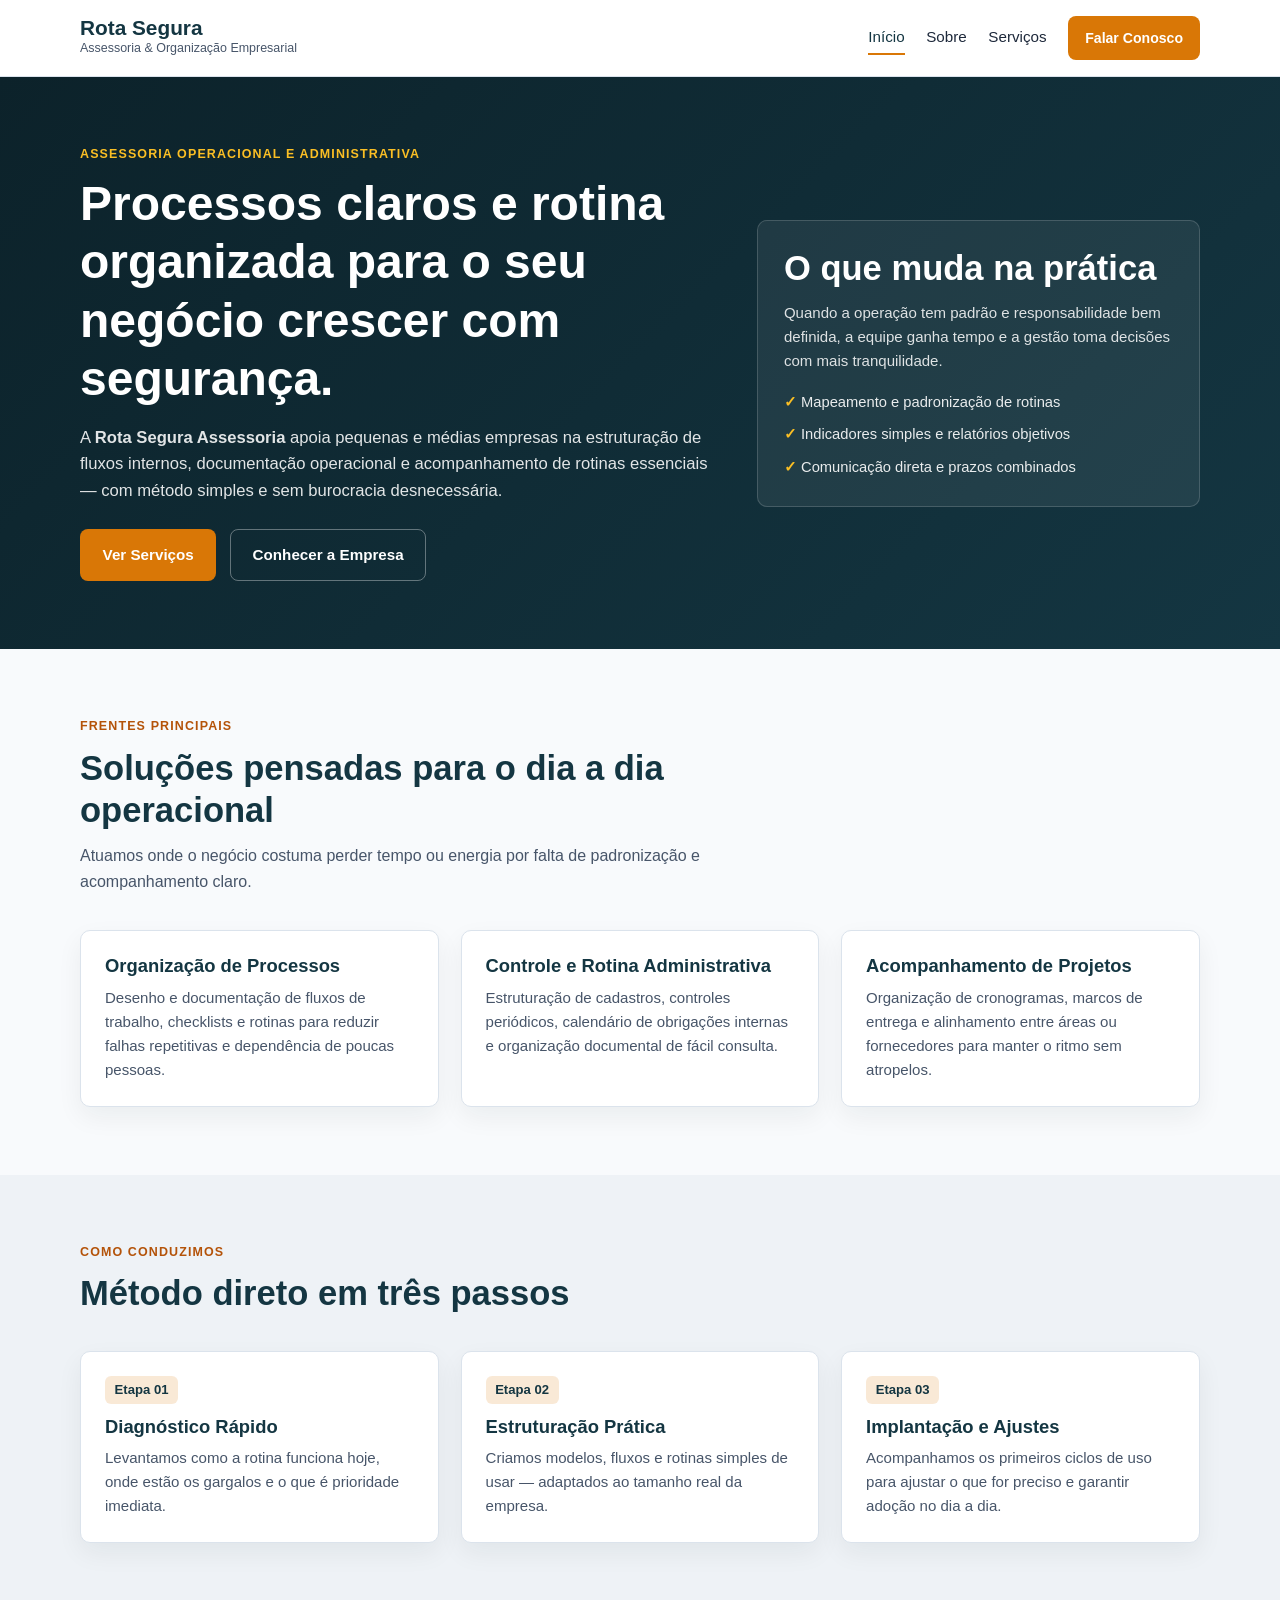
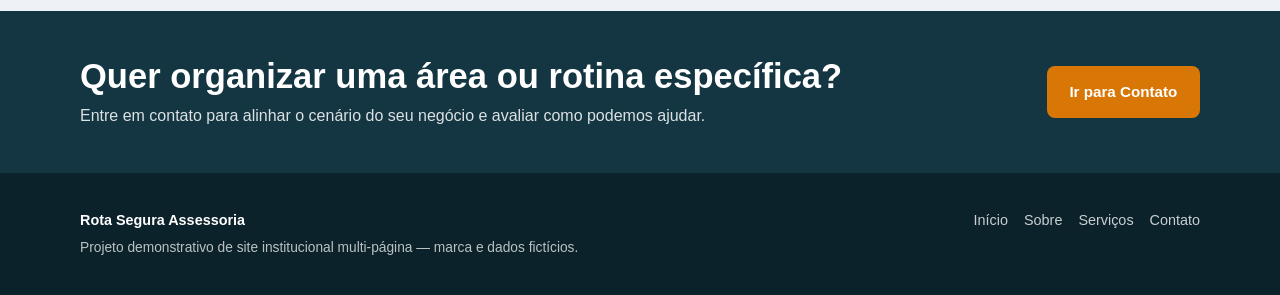
<file: index.html>
<!DOCTYPE html>
<html lang="pt-BR">
<head>
  <meta charset="UTF-8" />
  <meta name="viewport" content="width=device-width, initial-scale=1.0" />
  <title>Rota Segura Assessoria | Organização e Apoio Empresarial</title>
  <meta
    name="description"
    content="Site institucional demonstrativo da Rota Segura Assessoria: organização de processos, rotina administrativa e apoio operacional para empresas e empreendedores."
  />
  <link rel="stylesheet" href="./css/style.css" />
</head>
<body id="topo">
  <header class="site-header">
    <div class="container header-inner">
      <a href="index.html" class="brand" aria-label="Rota Segura Assessoria - Página Inicial">
        <span class="brand-name">Rota Segura</span>
        <span class="brand-sub">Assessoria & Organização Empresarial</span>
      </a>

      <button
        class="nav-toggle"
        type="button"
        aria-label="Abrir menu de navegação"
        aria-expanded="false"
        aria-controls="main-nav"
      >
        <span></span>
        <span></span>
        <span></span>
      </button>

      <nav class="main-nav" id="main-nav" aria-label="Navegação principal">
        <a href="index.html">Início</a>
        <a href="sobre.html">Sobre</a>
        <a href="servicos.html">Serviços</a>
        <a href="contato.html" class="btn btn-sm btn-accent">Falar Conosco</a>
      </nav>
    </div>
  </header>

  <main>
    <section class="hero">
      <div class="container hero-grid">
        <div>
          <p class="eyebrow">Assessoria Operacional e Administrativa</p>
          <h1>Processos claros e rotina organizada para o seu negócio crescer com segurança.</h1>
          <p class="hero-lead">
            A <strong>Rota Segura Assessoria</strong> apoia pequenas e médias empresas na
            estruturação de fluxos internos, documentação operacional e acompanhamento de rotinas
            essenciais — com método simples e sem burocracia desnecessária.
          </p>
          <div class="hero-actions">
            <a href="servicos.html" class="btn btn-accent">Ver Serviços</a>
            <a href="sobre.html" class="btn btn-outline-light">Conhecer a Empresa</a>
          </div>
        </div>

        <aside class="hero-panel" aria-label="Destaques da assessoria">
          <h2>O que muda na prática</h2>
          <p>
            Quando a operação tem padrão e responsabilidade bem definida, a equipe ganha tempo e a
            gestão toma decisões com mais tranquilidade.
          </p>
          <ul class="checklist">
            <li>Mapeamento e padronização de rotinas</li>
            <li>Indicadores simples e relatórios objetivos</li>
            <li>Comunicação direta e prazos combinados</li>
          </ul>
        </aside>
      </div>
    </section>

    <section class="section">
      <div class="container">
        <div class="section-header">
          <p class="eyebrow">Frentes Principais</p>
          <h2>Soluções pensadas para o dia a dia operacional</h2>
          <p>
            Atuamos onde o negócio costuma perder tempo ou energia por falta de padronização e
            acompanhamento claro.
          </p>
        </div>

        <div class="grid-3">
          <article class="card">
            <h3>Organização de Processos</h3>
            <p>
              Desenho e documentação de fluxos de trabalho, checklists e rotinas para reduzir falhas
              repetitivas e dependência de poucas pessoas.
            </p>
          </article>

          <article class="card">
            <h3>Controle e Rotina Administrativa</h3>
            <p>
              Estruturação de cadastros, controles periódicos, calendário de obrigações internas e
              organização documental de fácil consulta.
            </p>
          </article>

          <article class="card">
            <h3>Acompanhamento de Projetos</h3>
            <p>
              Organização de cronogramas, marcos de entrega e alinhamento entre áreas ou
              fornecedores para manter o ritmo sem atropelos.
            </p>
          </article>
        </div>
      </div>
    </section>

    <section class="section section-alt">
      <div class="container">
        <div class="section-header">
          <p class="eyebrow">Como Conduzimos</p>
          <h2>Método direto em três passos</h2>
        </div>

        <div class="grid-3">
          <article class="card">
            <span class="step-badge">Etapa 01</span>
            <h3>Diagnóstico Rápido</h3>
            <p>
              Levantamos como a rotina funciona hoje, onde estão os gargalos e o que é prioridade
              imediata.
            </p>
          </article>

          <article class="card">
            <span class="step-badge">Etapa 02</span>
            <h3>Estruturação Prática</h3>
            <p>
              Criamos modelos, fluxos e rotinas simples de usar — adaptados ao tamanho real da
              empresa.
            </p>
          </article>

          <article class="card">
            <span class="step-badge">Etapa 03</span>
            <h3>Implantação e Ajustes</h3>
            <p>
              Acompanhamos os primeiros ciclos de uso para ajustar o que for preciso e garantir
              adoção no dia a dia.
            </p>
          </article>
        </div>
      </div>
    </section>

    <section class="cta-strip">
      <div class="container cta-strip-inner">
        <div>
          <h2>Quer organizar uma área ou rotina específica?</h2>
          <p>Entre em contato para alinhar o cenário do seu negócio e avaliar como podemos ajudar.</p>
        </div>
        <a href="contato.html" class="btn btn-accent">Ir para Contato</a>
      </div>
    </section>
  </main>

  <footer class="site-footer">
    <div class="container footer-grid">
      <div>
        <strong>Rota Segura Assessoria</strong>
        <p>Projeto demonstrativo de site institucional multi-página — marca e dados fictícios.</p>
      </div>
      <nav class="footer-links" aria-label="Links do rodapé">
        <a href="index.html">Início</a>
        <a href="sobre.html">Sobre</a>
        <a href="servicos.html">Serviços</a>
        <a href="contato.html">Contato</a>
      </nav>
    </div>
  </footer>

  <a href="#topo" class="back-to-top-float" id="back-to-top-float" aria-label="Voltar ao topo">
    ↑ Topo
  </a>

  <script src="./js/script.js"></script>
</body>
</html>
</file>
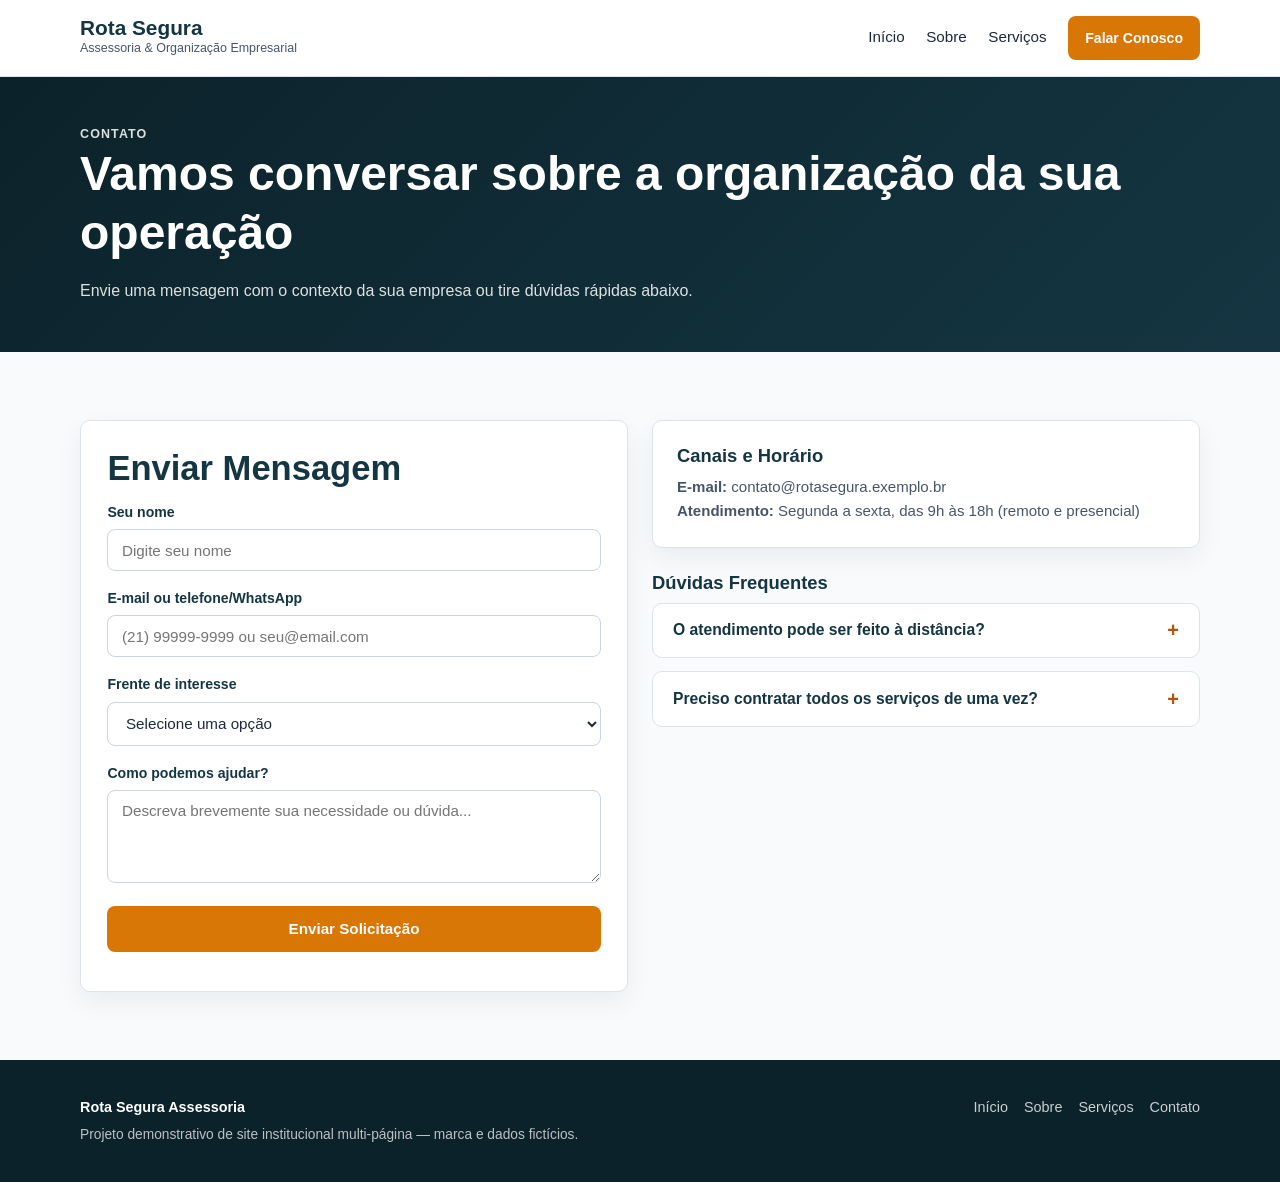
<file: contato.html>
<!DOCTYPE html>
<html lang="pt-BR">
<head>
  <meta charset="UTF-8" />
  <meta name="viewport" content="width=device-width, initial-scale=1.0" />
  <title>Contato | Rota Segura Assessoria</title>
  <meta
    name="description"
    content="Entre em contato com a Rota Segura Assessoria ou tire dúvidas frequentes sobre o atendimento."
  />
  <link rel="stylesheet" href="./css/style.css" />
</head>
<body id="topo">
  <header class="site-header">
    <div class="container header-inner">
      <a href="index.html" class="brand" aria-label="Rota Segura Assessoria - Página Inicial">
        <span class="brand-name">Rota Segura</span>
        <span class="brand-sub">Assessoria & Organização Empresarial</span>
      </a>

      <button
        class="nav-toggle"
        type="button"
        aria-label="Abrir menu de navegação"
        aria-expanded="false"
        aria-controls="main-nav"
      >
        <span></span>
        <span></span>
        <span></span>
      </button>

      <nav class="main-nav" id="main-nav" aria-label="Navegação principal">
        <a href="index.html">Início</a>
        <a href="sobre.html">Sobre</a>
        <a href="servicos.html">Serviços</a>
        <a href="contato.html" class="btn btn-sm btn-accent">Falar Conosco</a>
      </nav>
    </div>
  </header>

  <main>
    <section class="page-banner">
      <div class="container">
        <p class="eyebrow">Contato</p>
        <h1>Vamos conversar sobre a organização da sua operação</h1>
        <p>
          Envie uma mensagem com o contexto da sua empresa ou tire dúvidas rápidas abaixo.
        </p>
      </div>
    </section>

    <section class="section">
      <div class="container grid-2">
        <form class="form-box" id="contact-form" novalidate>
          <h2>Enviar Mensagem</h2>

          <div class="form-group">
            <label for="nome">Seu nome</label>
            <input id="nome" name="nome" type="text" placeholder="Digite seu nome" required />
          </div>

          <div class="form-group">
            <label for="retorno">E-mail ou telefone/WhatsApp</label>
            <input
              id="retorno"
              name="retorno"
              type="text"
              placeholder="(21) 99999-9999 ou seu@email.com"
              required
            />
          </div>

          <div class="form-group">
            <label for="servico">Frente de interesse</label>
            <select id="servico" name="servico">
              <option value="">Selecione uma opção</option>
              <option value="Processos">Mapeamento e Padronização de Processos</option>
              <option value="Administrativo">Organização Administrativa e Documental</option>
              <option value="Rotina">Gestão de Rotina e Entregas</option>
              <option value="Outro">Outro alinhamento</option>
            </select>
          </div>

          <div class="form-group">
            <label for="mensagem">Como podemos ajudar?</label>
            <textarea
              id="mensagem"
              name="mensagem"
              rows="4"
              placeholder="Descreva brevemente sua necessidade ou dúvida..."
              required
            ></textarea>
          </div>

          <button type="submit" class="btn btn-accent btn-block">Enviar Solicitação</button>
          <p class="form-feedback" id="form-feedback" role="status" aria-live="polite"></p>
        </form>

        <div>
          <div class="card" style="margin-bottom: 1.5rem;">
            <h3>Canais e Horário</h3>
            <p><strong>E-mail:</strong> contato@rotasegura.exemplo.br</p>
            <p><strong>Atendimento:</strong> Segunda a sexta, das 9h às 18h (remoto e presencial)</p>
          </div>

          <h3>Dúvidas Frequentes</h3>
          <div class="faq-list">
            <div class="faq-item">
              <button class="faq-question" type="button" aria-expanded="false">
                <span>O atendimento pode ser feito à distância?</span>
                <span class="faq-icon" aria-hidden="true">+</span>
              </button>
              <div class="faq-answer">
                <p>
                  Sim. Realizamos reuniões e alinhamentos online com facilidade, mantendo
                  acompanhamento claro por mensagens e documentos compartilhados.
                </p>
              </div>
            </div>

            <div class="faq-item">
              <button class="faq-question" type="button" aria-expanded="false">
                <span>Preciso contratar todos os serviços de uma vez?</span>
                <span class="faq-icon" aria-hidden="true">+</span>
              </button>
              <div class="faq-answer">
                <p>
                  Não. Podemos começar por uma frente específica ou por um diagnóstico inicial para
                  definir prioridades por etapas.
                </p>
              </div>
            </div>
          </div>
        </div>
      </div>
    </section>
  </main>

  <footer class="site-footer">
    <div class="container footer-grid">
      <div>
        <strong>Rota Segura Assessoria</strong>
        <p>Projeto demonstrativo de site institucional multi-página — marca e dados fictícios.</p>
      </div>
      <nav class="footer-links" aria-label="Links do rodapé">
        <a href="index.html">Início</a>
        <a href="sobre.html">Sobre</a>
        <a href="servicos.html">Serviços</a>
        <a href="contato.html">Contato</a>
      </nav>
    </div>
  </footer>

  <a href="#topo" class="back-to-top-float" id="back-to-top-float" aria-label="Voltar ao topo">
    ↑ Topo
  </a>

  <script src="js/script.js"></script>
</body>
</html>
</file>
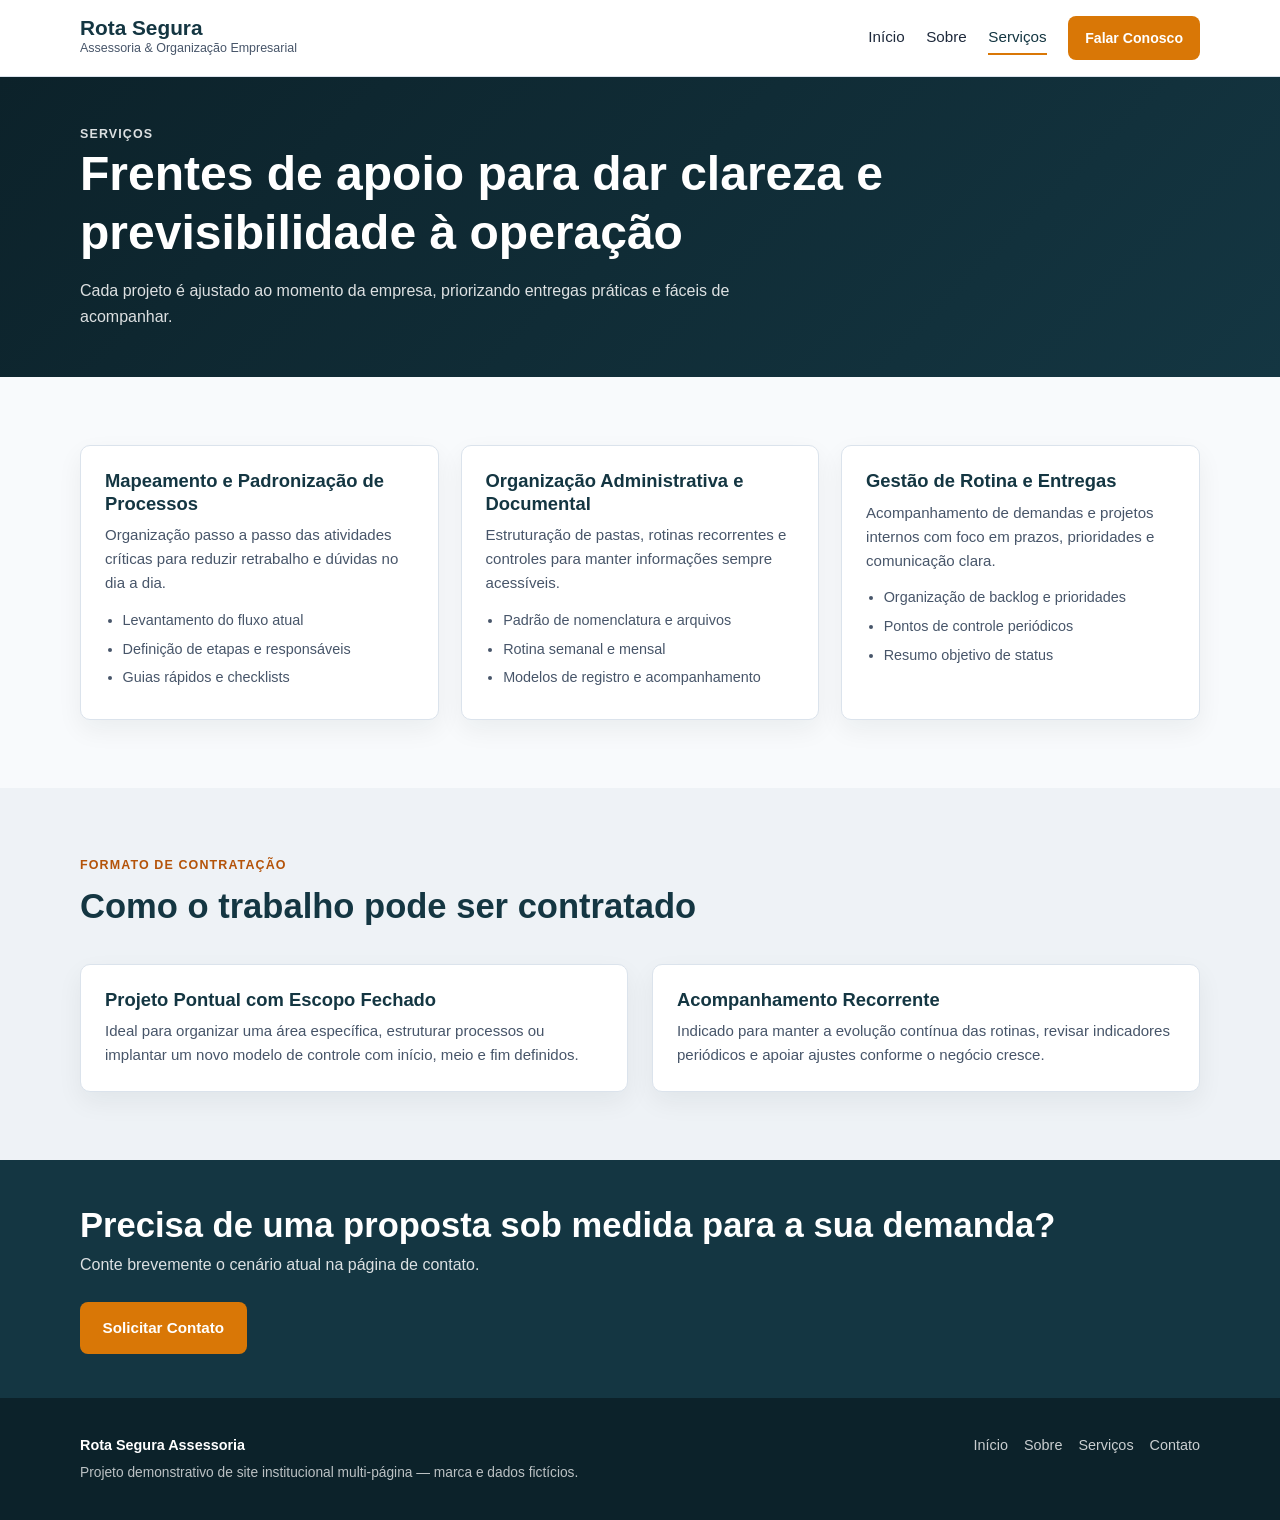
<file: servicos.html>
<!DOCTYPE html>
<html lang="pt-BR">
<head>
  <meta charset="UTF-8" />
  <meta name="viewport" content="width=device-width, initial-scale=1.0" />
  <title>Serviços | Rota Segura Assessoria</title>
  <meta
    name="description"
    content="Detalhamento dos serviços de organização de processos, rotina administrativa e acompanhamento de projetos."
  />
  <link rel="stylesheet" href="./css/style.css" />
</head>
<body id="topo">
  <header class="site-header">
    <div class="container header-inner">
      <a href="index.html" class="brand" aria-label="Rota Segura Assessoria - Página Inicial">
        <span class="brand-name">Rota Segura</span>
        <span class="brand-sub">Assessoria & Organização Empresarial</span>
      </a>

      <button
        class="nav-toggle"
        type="button"
        aria-label="Abrir menu de navegação"
        aria-expanded="false"
        aria-controls="main-nav"
      >
        <span></span>
        <span></span>
        <span></span>
      </button>

      <nav class="main-nav" id="main-nav" aria-label="Navegação principal">
        <a href="index.html">Início</a>
        <a href="sobre.html">Sobre</a>
        <a href="servicos.html">Serviços</a>
        <a href="contato.html" class="btn btn-sm btn-accent">Falar Conosco</a>
      </nav>
    </div>
  </header>

  <main>
    <section class="page-banner">
      <div class="container">
        <p class="eyebrow">Serviços</p>
        <h1>Frentes de apoio para dar clareza e previsibilidade à operação</h1>
        <p>
          Cada projeto é ajustado ao momento da empresa, priorizando entregas práticas e fáceis de
          acompanhar.
        </p>
      </div>
    </section>

    <section class="section">
      <div class="container grid-3">
        <article class="card">
          <h3>Mapeamento e Padronização de Processos</h3>
          <p>
            Organização passo a passo das atividades críticas para reduzir retrabalho e dúvidas no
            dia a dia.
          </p>
          <ul class="card-list">
            <li>Levantamento do fluxo atual</li>
            <li>Definição de etapas e responsáveis</li>
            <li>Guias rápidos e checklists</li>
          </ul>
        </article>

        <article class="card">
          <h3>Organização Administrativa e Documental</h3>
          <p>
            Estruturação de pastas, rotinas recorrentes e controles para manter informações sempre
            acessíveis.
          </p>
          <ul class="card-list">
            <li>Padrão de nomenclatura e arquivos</li>
            <li>Rotina semanal e mensal</li>
            <li>Modelos de registro e acompanhamento</li>
          </ul>
        </article>

        <article class="card">
          <h3>Gestão de Rotina e Entregas</h3>
          <p>
            Acompanhamento de demandas e projetos internos com foco em prazos, prioridades e
            comunicação clara.
          </p>
          <ul class="card-list">
            <li>Organização de backlog e prioridades</li>
            <li>Pontos de controle periódicos</li>
            <li>Resumo objetivo de status</li>
          </ul>
        </article>
      </div>
    </section>

    <section class="section section-alt">
      <div class="container">
        <div class="section-header">
          <p class="eyebrow">Formato de Contratação</p>
          <h2>Como o trabalho pode ser contratado</h2>
        </div>

        <div class="grid-2">
          <article class="card">
            <h3>Projeto Pontual com Escopo Fechado</h3>
            <p>
              Ideal para organizar uma área específica, estruturar processos ou implantar um novo
              modelo de controle com início, meio e fim definidos.
            </p>
          </article>

          <article class="card">
            <h3>Acompanhamento Recorrente</h3>
            <p>
              Indicado para manter a evolução contínua das rotinas, revisar indicadores periódicos e
              apoiar ajustes conforme o negócio cresce.
            </p>
          </article>
        </div>
      </div>
    </section>

    <section class="cta-strip">
      <div class="container cta-strip-inner">
        <div>
          <h2>Precisa de uma proposta sob medida para a sua demanda?</h2>
          <p>Conte brevemente o cenário atual na página de contato.</p>
        </div>
        <a href="contato.html" class="btn btn-accent">Solicitar Contato</a>
      </div>
    </section>
  </main>

  <footer class="site-footer">
    <div class="container footer-grid">
      <div>
        <strong>Rota Segura Assessoria</strong>
        <p>Projeto demonstrativo de site institucional multi-página — marca e dados fictícios.</p>
      </div>
      <nav class="footer-links" aria-label="Links do rodapé">
        <a href="index.html">Início</a>
        <a href="sobre.html">Sobre</a>
        <a href="servicos.html">Serviços</a>
        <a href="contato.html">Contato</a>
      </nav>
    </div>
  </footer>

  <a href="#topo" class="back-to-top-float" id="back-to-top-float" aria-label="Voltar ao topo">
    ↑ Topo
  </a>

  <script src="js/script.js"></script>
</body>
</html>
</file>
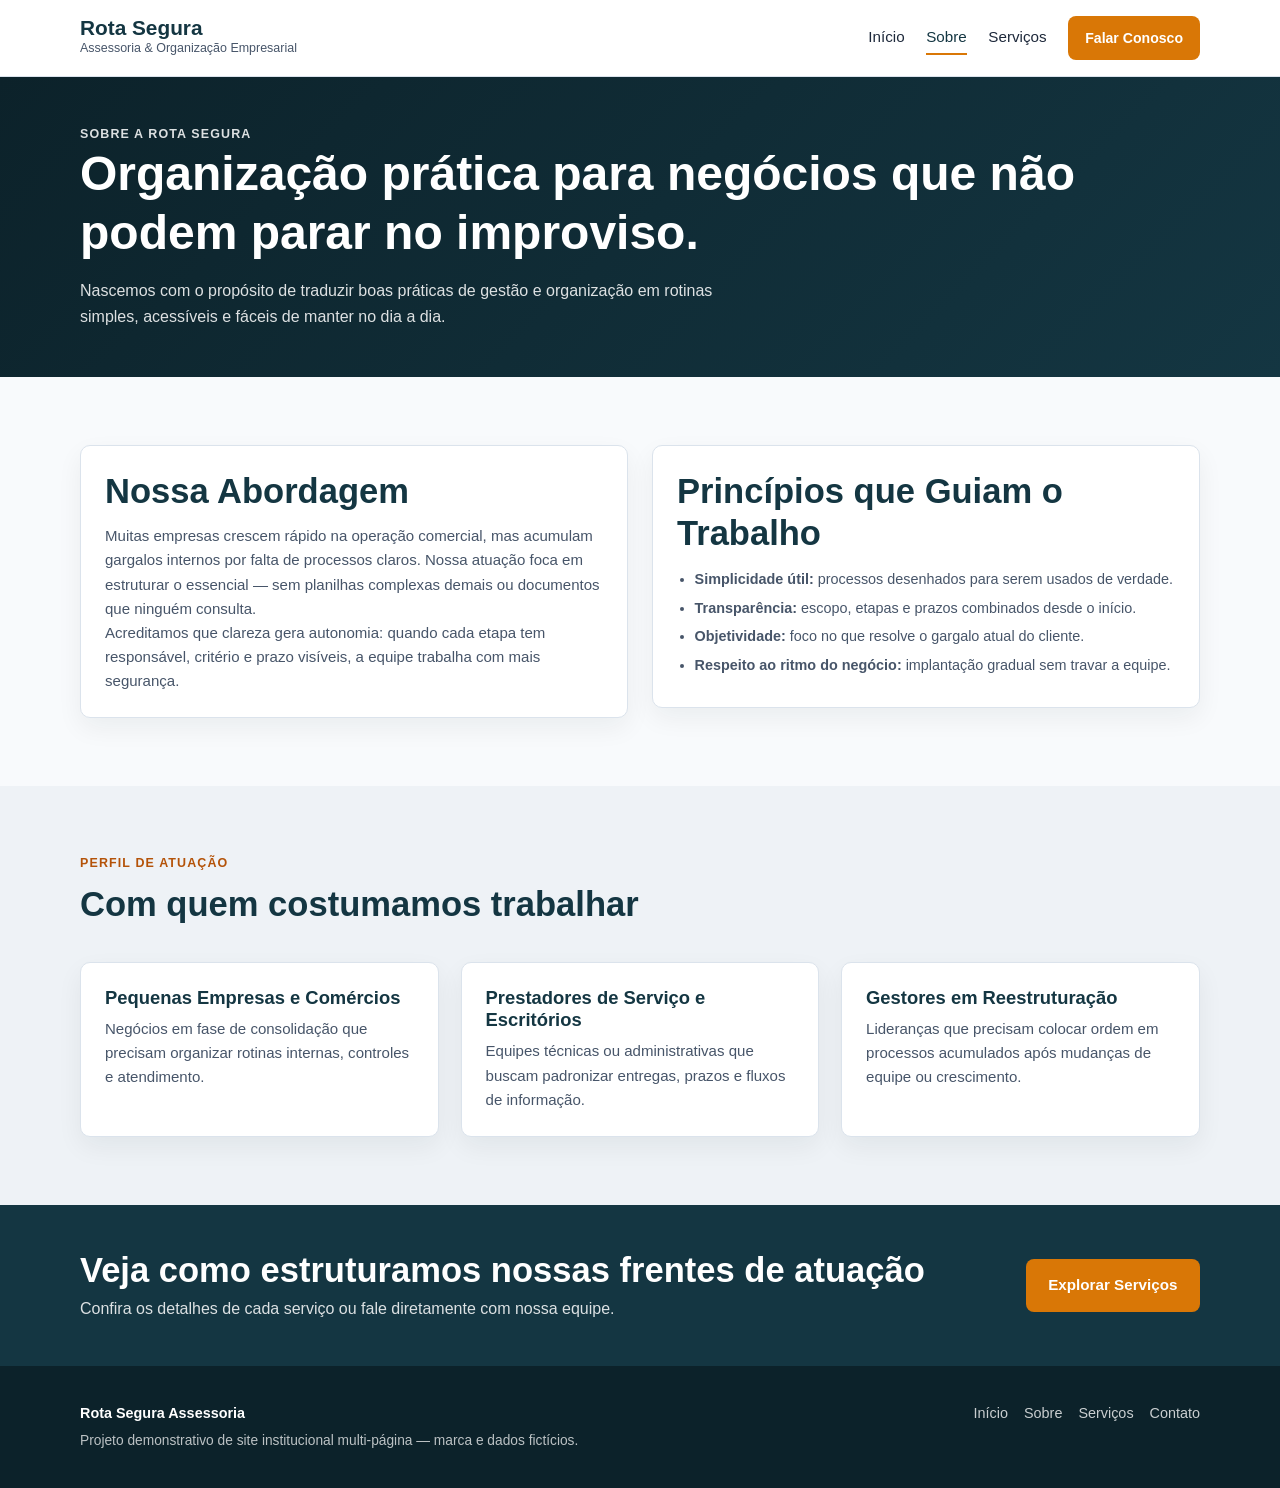
<file: sobre.html>
<!DOCTYPE html>
<html lang="pt-BR">
<head>
  <meta charset="UTF-8" />
  <meta name="viewport" content="width=device-width, initial-scale=1.0" />
  <title>Sobre | Rota Segura Assessoria</title>
  <meta
    name="description"
    content="Conheça a história, os princípios e a forma de trabalho da Rota Segura Assessoria."
  />
  <link rel="stylesheet" href="./css/style.css" />
</head>
<body id="topo">
  <header class="site-header">
    <div class="container header-inner">
      <a href="index.html" class="brand" aria-label="Rota Segura Assessoria - Página Inicial">
        <span class="brand-name">Rota Segura</span>
        <span class="brand-sub">Assessoria & Organização Empresarial</span>
      </a>

      <button
        class="nav-toggle"
        type="button"
        aria-label="Abrir menu de navegação"
        aria-expanded="false"
        aria-controls="main-nav"
      >
        <span></span>
        <span></span>
        <span></span>
      </button>

      <nav class="main-nav" id="main-nav" aria-label="Navegação principal">
        <a href="index.html">Início</a>
        <a href="sobre.html">Sobre</a>
        <a href="servicos.html">Serviços</a>
        <a href="contato.html" class="btn btn-sm btn-accent">Falar Conosco</a>
      </nav>
    </div>
  </header>

  <main>
    <section class="page-banner">
      <div class="container">
        <p class="eyebrow">Sobre a Rota Segura</p>
        <h1>Organização prática para negócios que não podem parar no improviso.</h1>
        <p>
          Nascemos com o propósito de traduzir boas práticas de gestão e organização em rotinas
          simples, acessíveis e fáceis de manter no dia a dia.
        </p>
      </div>
    </section>

    <section class="section">
      <div class="container grid-2">
        <article class="card">
          <h2>Nossa Abordagem</h2>
          <p>
            Muitas empresas crescem rápido na operação comercial, mas acumulam gargalos internos
            por falta de processos claros. Nossa atuação foca em estruturar o essencial — sem
            planilhas complexas demais ou documentos que ninguém consulta.
          </p>
          <p>
            Acreditamos que clareza gera autonomia: quando cada etapa tem responsável, critério e
            prazo visíveis, a equipe trabalha com mais segurança.
          </p>
        </article>

        <article class="card">
          <h2>Princípios que Guiam o Trabalho</h2>
          <ul class="card-list">
            <li><strong>Simplicidade útil:</strong> processos desenhados para serem usados de verdade.</li>
            <li><strong>Transparência:</strong> escopo, etapas e prazos combinados desde o início.</li>
            <li><strong>Objetividade:</strong> foco no que resolve o gargalo atual do cliente.</li>
            <li><strong>Respeito ao ritmo do negócio:</strong> implantação gradual sem travar a equipe.</li>
          </ul>
        </article>
      </div>
    </section>

    <section class="section section-alt">
      <div class="container">
        <div class="section-header">
          <p class="eyebrow">Perfil de Atuação</p>
          <h2>Com quem costumamos trabalhar</h2>
        </div>

        <div class="grid-3">
          <article class="card">
            <h3>Pequenas Empresas e Comércios</h3>
            <p>
              Negócios em fase de consolidação que precisam organizar rotinas internas, controles e
              atendimento.
            </p>
          </article>

          <article class="card">
            <h3>Prestadores de Serviço e Escritórios</h3>
            <p>
              Equipes técnicas ou administrativas que buscam padronizar entregas, prazos e fluxos de
              informação.
            </p>
          </article>

          <article class="card">
            <h3>Gestores em Reestruturação</h3>
            <p>
              Lideranças que precisam colocar ordem em processos acumulados após mudanças de equipe
              ou crescimento.
            </p>
          </article>
        </div>
      </div>
    </section>

    <section class="cta-strip">
      <div class="container cta-strip-inner">
        <div>
          <h2>Veja como estruturamos nossas frentes de atuação</h2>
          <p>Confira os detalhes de cada serviço ou fale diretamente com nossa equipe.</p>
        </div>
        <a href="servicos.html" class="btn btn-accent">Explorar Serviços</a>
      </div>
    </section>
  </main>

  <footer class="site-footer">
    <div class="container footer-grid">
      <div>
        <strong>Rota Segura Assessoria</strong>
        <p>Projeto demonstrativo de site institucional multi-página — marca e dados fictícios.</p>
      </div>
      <nav class="footer-links" aria-label="Links do rodapé">
        <a href="index.html">Início</a>
        <a href="sobre.html">Sobre</a>
        <a href="servicos.html">Serviços</a>
        <a href="contato.html">Contato</a>
      </nav>
    </div>
  </footer>

  <a href="#topo" class="back-to-top-float" id="back-to-top-float" aria-label="Voltar ao topo">
    ↑ Topo
  </a>

  <script src="js/script.js"></script>
</body>
</html>
</file>
<file: css/style.css>
:root {
  --brand-primary: #143642;
  --brand-dark: #0c222a;
  --brand-accent: #d97706;
  --brand-accent-hover: #b45309;
  --surface-page: #f8fafc;
  --surface-card: #ffffff;
  --surface-alt: #eef2f6;
  --ink-main: #1e293b;
  --ink-muted: #475569;
  --line-subtle: #dbe3ec;
  --radius: 10px;
  --shadow: 0 10px 26px rgba(12, 34, 42, 0.06);
}

*,
*::before,
*::after {
  box-sizing: border-box;
}

html {
  scroll-behavior: smooth;
}

body {
  margin: 0;
  font-family: -apple-system, BlinkMacSystemFont, "Segoe UI", Roboto, Helvetica, Arial, sans-serif;
  background-color: var(--surface-page);
  color: var(--ink-main);
  line-height: 1.6;
}

[id] {
  scroll-margin-top: 88px;
}

#topo {
  scroll-margin-top: 0;
}

h1,
h2,
h3 {
  margin-top: 0;
  line-height: 1.22;
  color: var(--brand-primary);
}

h1 {
  font-size: clamp(2.05rem, 3.8vw, 3rem);
  margin-bottom: 1rem;
}

h2 {
  font-size: clamp(1.6rem, 2.7vw, 2.2rem);
  margin-bottom: 0.75rem;
}

h3 {
  font-size: 1.15rem;
  margin-bottom: 0.5rem;
}

p {
  margin-top: 0;
}

a {
  color: inherit;
  text-decoration: none;
}

.container {
  width: min(1120px, 92%);
  margin-inline: auto;
}

.narrow {
  max-width: 780px;
}

/* Cabeçalho e navegação */
.site-header {
  position: sticky;
  top: 0;
  z-index: 100;
  background: rgba(255, 255, 255, 0.96);
  backdrop-filter: blur(8px);
  border-bottom: 1px solid var(--line-subtle);
}

.header-inner {
  display: flex;
  align-items: center;
  justify-content: space-between;
  min-height: 76px;
  gap: 1.5rem;
}

.brand {
  display: flex;
  flex-direction: column;
}

.brand-name {
  font-size: 1.3rem;
  font-weight: 800;
  color: var(--brand-primary);
  line-height: 1.1;
}

.brand-sub {
  font-size: 0.78rem;
  color: var(--ink-muted);
}

.main-nav {
  display: flex;
  align-items: center;
  gap: 1.35rem;
}

.main-nav a:not(.btn) {
  font-size: 0.95rem;
  font-weight: 500;
  color: var(--ink-main);
  padding-block: 0.25rem;
  border-bottom: 2px solid transparent;
}

.main-nav a:not(.btn):hover,
.main-nav a.is-active {
  color: var(--brand-primary);
  border-bottom-color: var(--brand-accent);
}

.nav-toggle {
  display: none;
  flex-direction: column;
  gap: 5px;
  background: transparent;
  border: 1px solid var(--line-subtle);
  border-radius: 8px;
  padding: 0.55rem;
  cursor: pointer;
}

.nav-toggle span {
  display: block;
  width: 22px;
  height: 2px;
  background: var(--brand-primary);
}

/* Botões */
.btn {
  display: inline-flex;
  align-items: center;
  justify-content: center;
  padding: 0.82rem 1.35rem;
  border-radius: 8px;
  font-weight: 600;
  font-size: 0.95rem;
  border: 1px solid transparent;
  cursor: pointer;
  transition: background-color 0.2s ease, border-color 0.2s ease;
}

.btn-sm {
  padding: 0.58rem 1rem;
  font-size: 0.88rem;
}

.btn-accent {
  background-color: var(--brand-accent);
  color: #ffffff;
}

.btn-accent:hover {
  background-color: var(--brand-accent-hover);
}

.btn-outline-light {
  border-color: rgba(255, 255, 255, 0.35);
  color: #ffffff;
}

.btn-outline-light:hover {
  border-color: #ffffff;
  background: rgba(255, 255, 255, 0.08);
}

.btn-block {
  width: 100%;
}

/* Hero e cabeçalho interno */
.hero {
  background: linear-gradient(135deg, var(--brand-dark) 0%, var(--brand-primary) 100%);
  color: #ffffff;
  padding: 4.25rem 0;
}

.hero-grid {
  display: grid;
  grid-template-columns: 1.3fr 0.9fr;
  gap: 2.25rem;
  align-items: center;
}

.hero h1,
.hero-panel h2,
.page-banner h1 {
  color: #ffffff;
}

.eyebrow {
  font-size: 0.78rem;
  font-weight: 700;
  text-transform: uppercase;
  letter-spacing: 0.09em;
  color: #fbbf24;
  margin-bottom: 0.6rem;
}

.section-header .eyebrow {
  color: var(--brand-accent-hover);
}

.hero-lead {
  color: rgba(255, 255, 255, 0.88);
  font-size: 1.04rem;
  margin-bottom: 1.5rem;
}

.hero-actions {
  display: flex;
  flex-wrap: wrap;
  gap: 0.85rem;
}

.hero-panel {
  background: rgba(255, 255, 255, 0.07);
  border: 1px solid rgba(255, 255, 255, 0.16);
  border-radius: var(--radius);
  padding: 1.65rem;
}

.hero-panel p {
  color: rgba(255, 255, 255, 0.85);
  font-size: 0.94rem;
  margin-bottom: 1.1rem;
}

.checklist {
  list-style: none;
  padding: 0;
  margin: 0;
  display: grid;
  gap: 0.55rem;
  font-size: 0.92rem;
  color: rgba(255, 255, 255, 0.9);
}

.checklist li::before {
  content: "✓ ";
  color: #fbbf24;
  font-weight: 700;
}

.page-banner {
  background: linear-gradient(135deg, var(--brand-dark) 0%, var(--brand-primary) 100%);
  color: #ffffff;
  padding: 3rem 0;
}

.page-banner p {
  color: rgba(255, 255, 255, 0.86);
  max-width: 660px;
  margin-bottom: 0;
}

/* Seções e grades */
.section {
  padding: 4.25rem 0;
}

.section-alt {
  background-color: var(--surface-alt);
}

.section-header {
  max-width: 680px;
  margin-bottom: 2.25rem;
}

.section-header p:last-child {
  color: var(--ink-muted);
  margin-bottom: 0;
}

.grid-3 {
  display: grid;
  grid-template-columns: repeat(3, 1fr);
  gap: 1.35rem;
}

.grid-2 {
  display: grid;
  grid-template-columns: repeat(2, 1fr);
  gap: 1.5rem;
  align-items: start;
}

.card {
  background: var(--surface-card);
  border: 1px solid var(--line-subtle);
  border-radius: var(--radius);
  padding: 1.5rem;
  box-shadow: var(--shadow);
}

.card p {
  color: var(--ink-muted);
  font-size: 0.94rem;
  margin-bottom: 0;
}

.card-list {
  margin: 0.85rem 0 0;
  padding-left: 1.1rem;
  color: var(--ink-muted);
  font-size: 0.9rem;
}

.card-list li {
  margin-bottom: 0.35rem;
}

.step-badge {
  display: inline-block;
  font-size: 0.82rem;
  font-weight: 700;
  color: var(--brand-primary);
  background: rgba(217, 119, 6, 0.16);
  padding: 0.22rem 0.6rem;
  border-radius: 6px;
  margin-bottom: 0.75rem;
}

/* CTA intermediário */
.cta-strip {
  background: var(--brand-primary);
  color: #ffffff;
  padding: 2.75rem 0;
}

.cta-strip-inner {
  display: flex;
  align-items: center;
  justify-content: space-between;
  gap: 1.5rem;
  flex-wrap: wrap;
}

.cta-strip h2 {
  color: #ffffff;
  margin-bottom: 0.35rem;
}

.cta-strip p {
  color: rgba(255, 255, 255, 0.85);
  margin-bottom: 0;
}

/* FAQ e formulário */
.faq-list {
  display: grid;
  gap: 0.8rem;
}

.faq-item {
  background: var(--surface-card);
  border: 1px solid var(--line-subtle);
  border-radius: var(--radius);
  overflow: hidden;
}

.faq-question {
  width: 100%;
  background: transparent;
  border: 0;
  padding: 1.05rem 1.25rem;
  display: flex;
  align-items: center;
  justify-content: space-between;
  gap: 1rem;
  text-align: left;
  font-family: inherit;
  font-size: 0.98rem;
  font-weight: 600;
  color: var(--brand-primary);
  cursor: pointer;
}

.faq-icon {
  font-size: 1.25rem;
  line-height: 1;
  color: var(--brand-accent-hover);
}

.faq-answer {
  display: none;
  padding: 0 1.25rem 1.1rem;
}

.faq-answer.is-open {
  display: block;
}

.faq-answer p {
  margin-bottom: 0;
  color: var(--ink-muted);
  font-size: 0.93rem;
}

.form-box {
  background: var(--surface-card);
  border: 1px solid var(--line-subtle);
  border-radius: var(--radius);
  padding: 1.65rem;
  box-shadow: var(--shadow);
}

.form-group {
  margin-bottom: 1rem;
}

.form-group label {
  display: block;
  font-size: 0.88rem;
  font-weight: 600;
  color: var(--brand-primary);
  margin-bottom: 0.35rem;
}

.form-group input,
.form-group select,
.form-group textarea {
  width: 100%;
  padding: 0.72rem 0.85rem;
  border: 1px solid #cbd5e1;
  border-radius: 8px;
  font-family: inherit;
  font-size: 0.95rem;
  color: var(--ink-main);
  background: #ffffff;
}

.form-group input:focus,
.form-group select:focus,
.form-group textarea:focus {
  outline: 2px solid rgba(217, 119, 6, 0.3);
  border-color: var(--brand-primary);
}

.form-feedback {
  margin-top: 0.8rem;
  margin-bottom: 0;
  font-size: 0.9rem;
  font-weight: 500;
}

.form-feedback.is-error {
  color: #b42318;
}

.form-feedback.is-success {
  color: #067647;
}

/* Rodapé e botão flutuante */
.site-footer {
  background: var(--brand-dark);
  color: rgba(255, 255, 255, 0.78);
  padding: 2.25rem 0;
  font-size: 0.9rem;
}

.footer-grid {
  display: grid;
  grid-template-columns: 1.4fr 1fr;
  gap: 1.5rem;
  align-items: start;
}

.site-footer strong {
  display: block;
  color: #ffffff;
  margin-bottom: 0.3rem;
}

.site-footer p {
  margin-bottom: 0;
  color: rgba(255, 255, 255, 0.72);
  font-size: 0.86rem;
}

.footer-links {
  display: flex;
  flex-wrap: wrap;
  gap: 1rem;
  justify-content: flex-end;
}

.footer-links a:hover {
  color: #fbbf24;
}

.back-to-top-float {
  position: fixed;
  right: 20px;
  bottom: 20px;
  z-index: 90;
  display: inline-flex;
  align-items: center;
  gap: 0.3rem;
  padding: 0.62rem 0.92rem;
  border-radius: 999px;
  background-color: var(--brand-dark);
  color: #ffffff;
  border: 1px solid rgba(251, 191, 36, 0.55);
  font-size: 0.84rem;
  font-weight: 600;
  box-shadow: 0 8px 20px rgba(12, 34, 42, 0.25);
  opacity: 0;
  visibility: hidden;
  transform: translateY(10px);
  transition: opacity 0.2s ease, transform 0.2s ease, visibility 0.2s ease, background-color 0.2s ease;
}

.back-to-top-float.is-visible {
  opacity: 1;
  visibility: visible;
  transform: translateY(0);
}

.back-to-top-float:hover {
  background-color: var(--brand-accent);
  color: #ffffff;
}

/* Responsividade */
@media (max-width: 900px) {
  .hero-grid,
  .grid-2,
  .footer-grid {
    grid-template-columns: 1fr;
  }

  .grid-3 {
    grid-template-columns: 1fr 1fr;
  }

  .footer-links {
    justify-content: flex-start;
  }
}

@media (max-width: 680px) {
  .nav-toggle {
    display: flex;
  }

  .main-nav {
    display: none;
    position: absolute;
    top: 76px;
    left: 0;
    right: 0;
    background: #ffffff;
    border-bottom: 1px solid var(--line-subtle);
    flex-direction: column;
    align-items: stretch;
    padding: 1.2rem 4%;
    gap: 0.9rem;
  }

  .main-nav.is-open {
    display: flex;
  }

  .grid-3 {
    grid-template-columns: 1fr;
  }

  .hero,
  .section {
    padding: 3.2rem 0;
  }

  .back-to-top-float {
    right: 14px;
    bottom: 14px;
    padding: 0.58rem 0.85rem;
    font-size: 0.82rem;
  }
}
</file>
